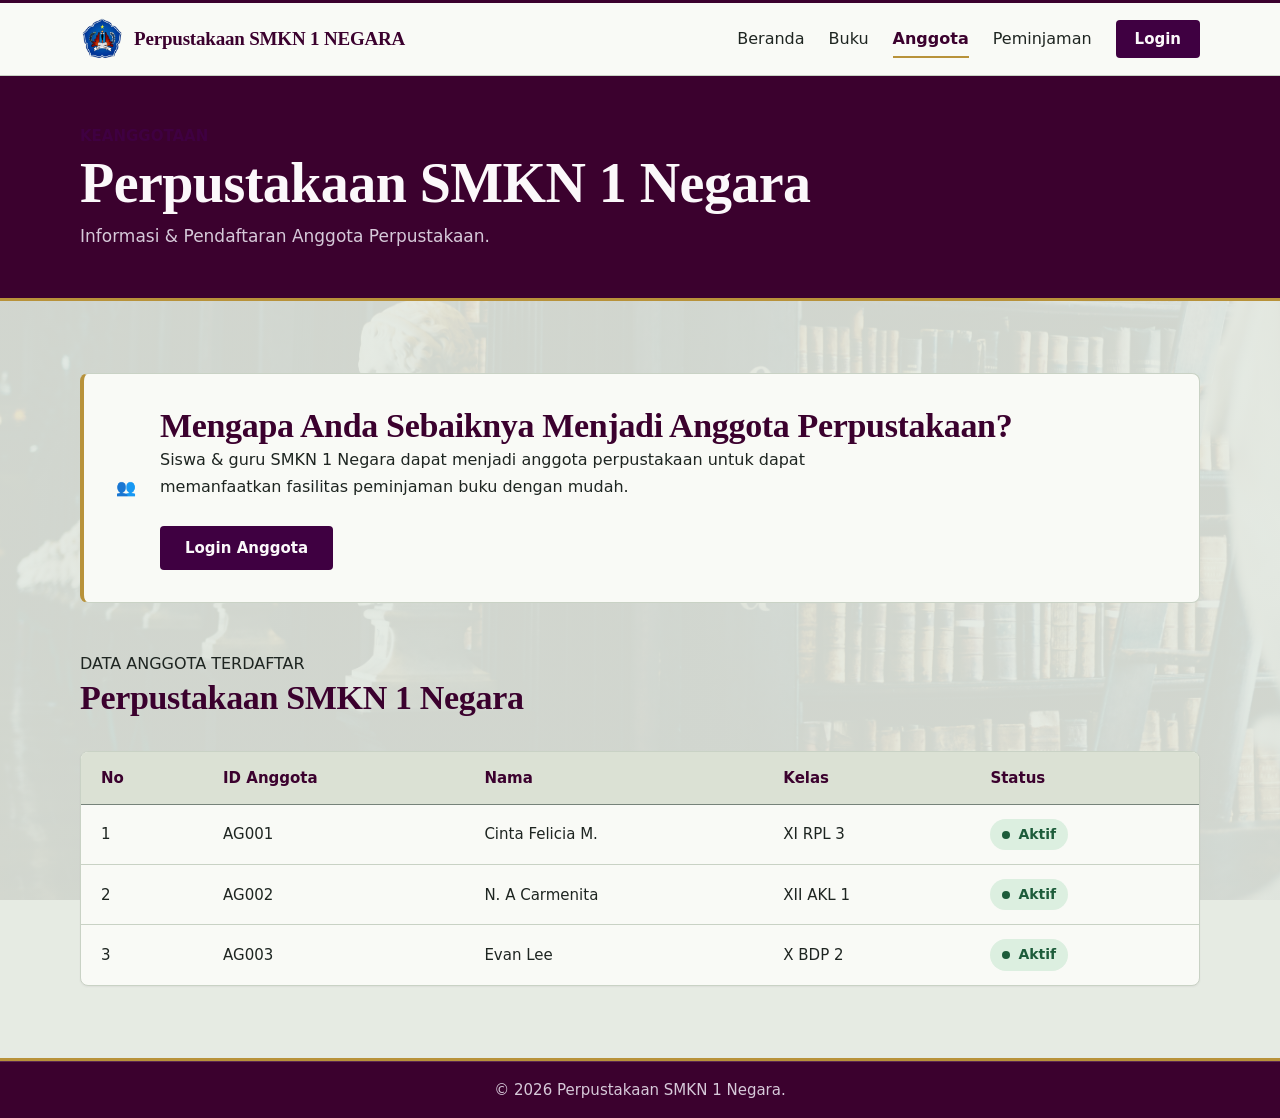
<file: anggota.html>
<!doctype html>
<html lang="id">
  <head>
    <meta charset="UTF-8" />

    <meta name="viewport" content="width=device-width, initial-scale=1.0" />

    <title>Anggota - Perpustakaan SMKN 1 Negara</title>

    <link rel="stylesheet" href="assets/css/style.css" />
  </head>

  <body>
    <header class="header">
      <div class="container navbar">
        <a href="index.html" class="logo">
          <img
            src="assets/images/smkna.png"
            alt=""
            class="logo-img"
            width="50"
            height="50"
          />
          <span>Perpustakaan SMKN 1 NEGARA</span>
        </a>

        <nav class="nav-menu">
          <a href="index.html">Beranda</a>

          <a href="buku.html"> Buku </a>

          <a href="anggota.html" class="active"> Anggota </a>

          <a href="peminjaman.html"> Peminjaman </a>

          <a href="login.html" class="btn btn-primary"> Login </a>
        </nav>
      </div>
    </header>

    <main>
      <section class="page-header">
        <div class="container">
          <span class="section-label"> KEANGGOTAAN </span>

          <h1>Perpustakaan SMKN 1 Negara</h1>

          <p>Informasi & Pendaftaran Anggota Perpustakaan.</p>
        </div>
      </section>

      <section class="section">
        <div class="container">
          <div class="info-card">
            <div class="info-icon">👥</div>

            <div>
              <h2>Mengapa Anda Sebaiknya Menjadi Anggota Perpustakaan?</h2>

              <p>
                Siswa & guru SMKN 1 Negara dapat menjadi anggota perpustakaan
                untuk dapat memanfaatkan fasilitas peminjaman buku dengan mudah.
              </p>
              <br />

              <a href="login.html" class="btn btn-primary"> Login Anggota </a>
            </div>
          </div>

          <div class="section-title">
            <span> DATA ANGGOTA TERDAFTAR </span>

            <h2>Perpustakaan SMKN 1 Negara</h2>
          </div>

          <div class="table-wrapper">
            <table>
              <thead>
                <tr>
                  <th>No</th>
                  <th>ID Anggota</th>
                  <th>Nama</th>
                  <th>Kelas</th>
                  <th>Status</th>
                </tr>
              </thead>

              <tbody>
                <tr>
                  <td>1</td>
                  <td>AG001</td>
                  <td>Cinta Felicia M.</td>
                  <td>XI RPL 3</td>
                  <td>
                    <span class="status-active"> Aktif </span>
                  </td>
                </tr>

                <tr>
                  <td>2</td>
                  <td>AG002</td>
                  <td>N. A Carmenita</td>
                  <td>XII AKL 1</td>
                  <td>
                    <span class="status-active"> Aktif </span>
                  </td>
                </tr>

                <tr>
                  <td>3</td>
                  <td>AG003</td>
                  <td>Evan Lee</td>
                  <td>X BDP 2</td>
                  <td>
                    <span class="status-active"> Aktif </span>
                  </td>
                </tr>
              </tbody>
            </table>
          </div>
        </div>
      </section>
    </main>

    <footer class="footer">
      <div class="footer-bottom">
        <p>© 2026 Perpustakaan SMKN 1 Negara.</p>
      </div>
    </footer>
  </body>
</html>
</file>
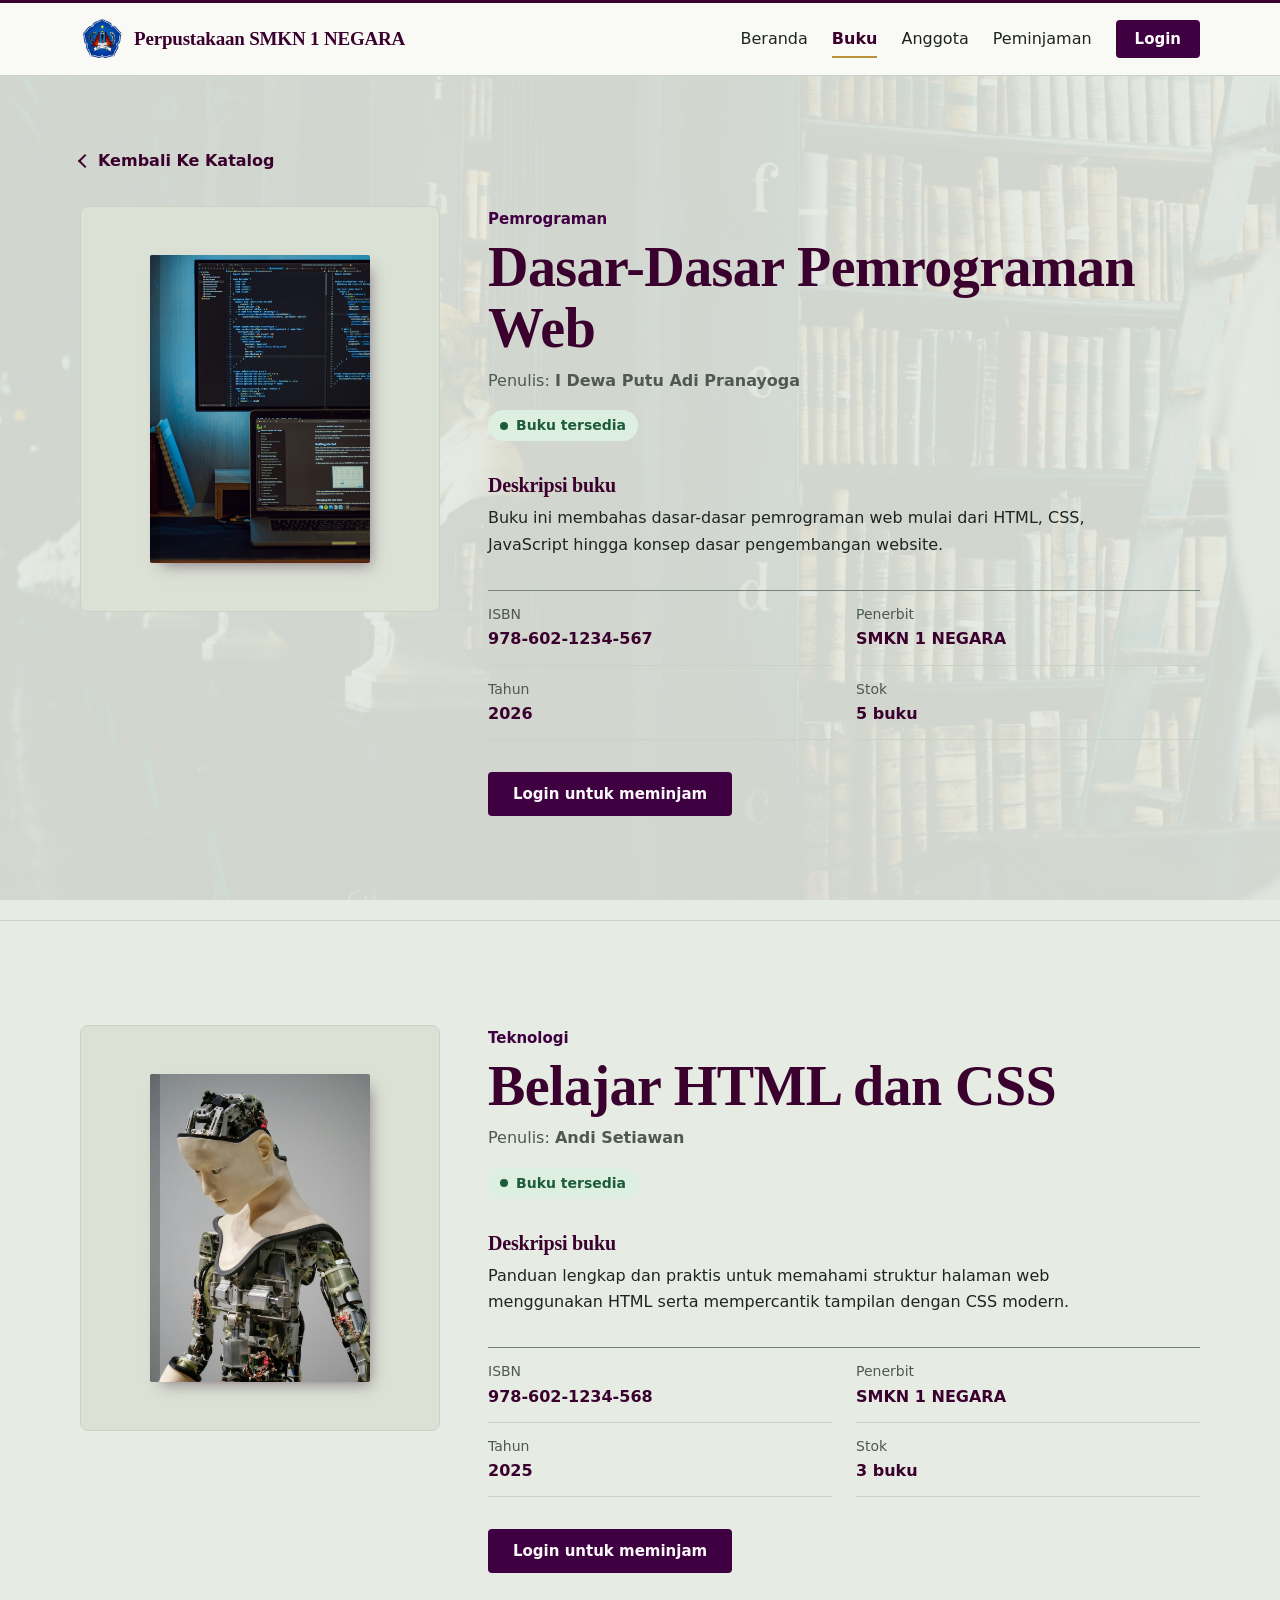
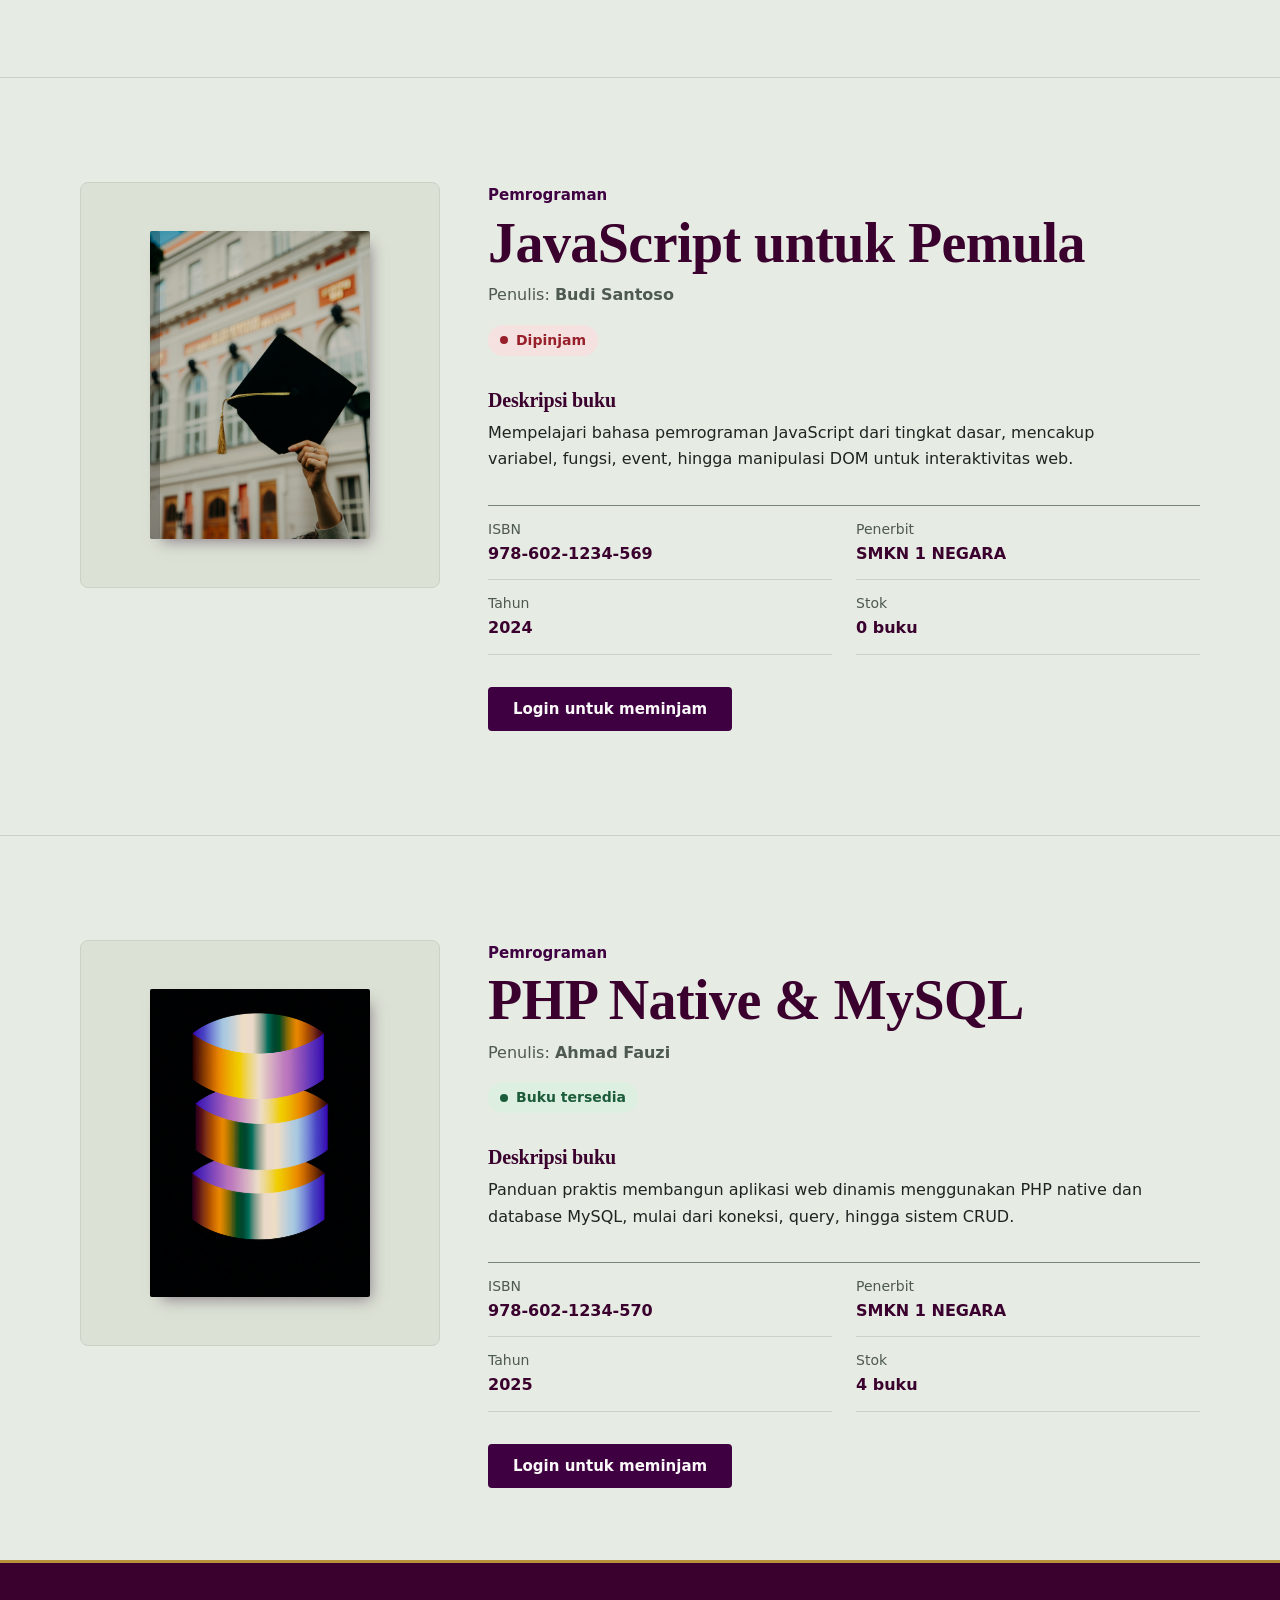
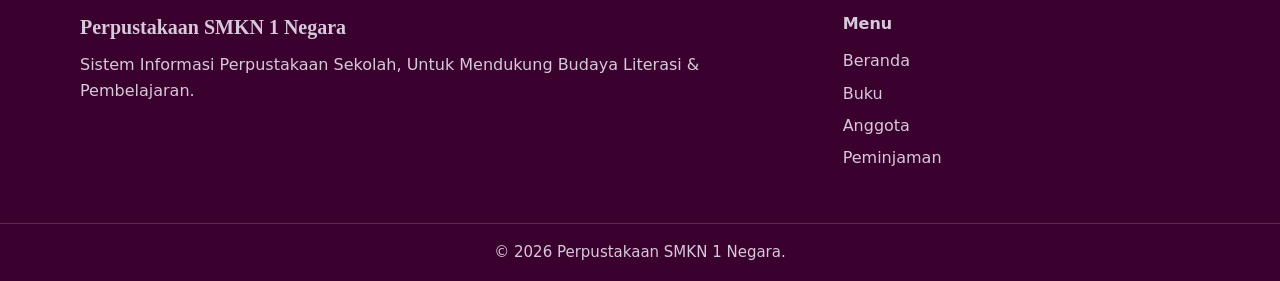
<file: detail-buku.html>
<!DOCTYPE html>
<html lang="id">
<head>
    <meta charset="UTF-8">
    <meta name="viewport" content="width=device-width, initial-scale=1.0">
    <title>Detail Buku - Perpustakaan SMKN 1 Negara</title>
    <link rel="stylesheet" href="assets/css/style.css">
</head>

<body>

<a class="skip-link" href="#konten">Lewati ke konten utama</a>

<!-- HEADER -->
<header class="header">
    <div class="container navbar">

        <a href="index.html" class="logo">
            <img src="assets/images/smkna.png" alt="" class="logo-img" width="50" height="50">
            <span>Perpustakaan SMKN 1 NEGARA</span>
        </a>

        <nav class="nav-menu" aria-label="Menu utama">
            <a href="index.html">Beranda</a>
            <a href="buku.html" aria-current="page">Buku</a>
            <a href="anggota.html">Anggota</a>
            <a href="peminjaman.html">Peminjaman</a>
            <a href="login.html" class="btn btn-primary">Login</a>
        </nav>

    </div>
</header>

<main id="konten">

    <!-- 1. BUKU: DASAR-DASAR PEMROGRAMAN WEB -->
    <section class="section" id="web">
        <div class="container">

            <a href="buku.html" class="back-link">Kembali Ke Katalog</a>

            <div class="detail-book">

                <!-- COVER -->
                <div class="large-book-cover">
                    <div class="book-art book-art-large cover-photo">
                        <img src="assets/images/web.jpg"
                             alt="Sampul buku Dasar-Dasar Pemrograman Web"
                             loading="lazy">
                    </div>
                </div>

                <!-- INFO -->
                <div class="detail-content">

                    <span class="book-category">Pemrograman</span>

                    <h1>Dasar-Dasar Pemrograman Web</h1>

                    <p class="detail-author">
                        Penulis: <strong>I Dewa Putu Adi Pranayoga</strong>
                    </p>

                    <p class="book-status available">Buku tersedia</p>

                    <div class="book-description">
                        <h2>Deskripsi buku</h2>
                        <p>
                            Buku ini membahas dasar-dasar pemrograman web mulai
                            dari HTML, CSS, JavaScript hingga konsep dasar
                            pengembangan website.
                        </p>
                    </div>

                    <dl class="book-meta">
                        <div>
                            <dt>ISBN</dt>
                            <dd>978-602-1234-567</dd>
                        </div>
                        <div>
                            <dt>Penerbit</dt>
                            <dd>SMKN 1 NEGARA</dd>
                        </div>
                        <div>
                            <dt>Tahun</dt>
                            <dd>2026</dd>
                        </div>
                        <div>
                            <dt>Stok</dt>
                            <dd>5 buku</dd>
                        </div>
                    </dl>

                    <a href="login.html" class="btn btn-primary">Login untuk meminjam</a>

                </div>

            </div>

        </div>
    </section>

    <hr style="border: 0; border-top: 1px solid var(--rule); margin: 2rem 0;">

    <!-- 2. BUKU: BELAJAR HTML DAN CSS -->
    <section class="section" id="html">
        <div class="container">

            <div class="detail-book">

                <!-- COVER -->
                <div class="large-book-cover">
                    <div class="book-art book-art-large cover-photo">
                        <img src="assets/images/tech.jpg"
                             alt="Sampul buku Belajar HTML dan CSS"
                             loading="lazy">
                    </div>
                </div>

                <!-- INFO -->
                <div class="detail-content">

                    <span class="book-category">Teknologi</span>

                    <h1>Belajar HTML dan CSS</h1>

                    <p class="detail-author">
                        Penulis: <strong>Andi Setiawan</strong>
                    </p>

                    <p class="book-status available">Buku tersedia</p>

                    <div class="book-description">
                        <h2>Deskripsi buku</h2>
                        <p>
                            Panduan lengkap dan praktis untuk memahami struktur
                            halaman web menggunakan HTML serta mempercantik tampilan
                            dengan CSS modern.
                        </p>
                    </div>

                    <dl class="book-meta">
                        <div>
                            <dt>ISBN</dt>
                            <dd>978-602-1234-568</dd>
                        </div>
                        <div>
                            <dt>Penerbit</dt>
                            <dd>SMKN 1 NEGARA</dd>
                        </div>
                        <div>
                            <dt>Tahun</dt>
                            <dd>2025</dd>
                        </div>
                        <div>
                            <dt>Stok</dt>
                            <dd>3 buku</dd>
                        </div>
                    </dl>

                    <a href="login.html" class="btn btn-primary">Login untuk meminjam</a>

                </div>

            </div>

        </div>
    </section>

    <hr style="border: 0; border-top: 1px solid var(--rule); margin: 2rem 0;">

    <!-- 3. BUKU: JAVASCRIPT UNTUK PEMULA -->
    <section class="section" id="js">
        <div class="container">

            <div class="detail-book">

                <!-- COVER -->
                <div class="large-book-cover">
                    <div class="book-art book-art-large cover-photo">
                        <img src="assets/images/edu.jpg"
                             alt="Sampul buku JavaScript untuk Pemula"
                             loading="lazy">
                    </div>
                </div>

                <!-- INFO -->
                <div class="detail-content">

                    <span class="book-category">Pemrograman</span>

                    <h1>JavaScript untuk Pemula</h1>

                    <p class="detail-author">
                        Penulis: <strong>Budi Santoso</strong>
                    </p>

                    <p class="book-status unavailable">Dipinjam</p>

                    <div class="book-description">
                        <h2>Deskripsi buku</h2>
                        <p>
                            Mempelajari bahasa pemrograman JavaScript dari tingkat dasar,
                            mencakup variabel, fungsi, event, hingga manipulasi DOM
                            untuk interaktivitas web.
                        </p>
                    </div>

                    <dl class="book-meta">
                        <div>
                            <dt>ISBN</dt>
                            <dd>978-602-1234-569</dd>
                        </div>
                        <div>
                            <dt>Penerbit</dt>
                            <dd>SMKN 1 NEGARA</dd>
                        </div>
                        <div>
                            <dt>Tahun</dt>
                            <dd>2024</dd>
                        </div>
                        <div>
                            <dt>Stok</dt>
                            <dd>0 buku</dd>
                        </div>
                    </dl>

                    <a href="login.html" class="btn btn-primary">Login untuk meminjam</a>

                </div>

            </div>

        </div>
    </section>

    <hr style="border: 0; border-top: 1px solid var(--rule); margin: 2rem 0;">

    <!-- 4. BUKU: PHP NATIVE DAN MYSQL -->
    <section class="section" id="php">
        <div class="container">

            <div class="detail-book">

                <!-- COVER -->
                <div class="large-book-cover">
                    <div class="book-art book-art-large cover-photo">
                        <img src="assets/images/db.jpg"
                             alt="Sampul buku PHP Native & MySQL"
                             loading="lazy">
                    </div>
                </div>

                <!-- INFO -->
                <div class="detail-content">

                    <span class="book-category">Pemrograman</span>

                    <h1>PHP Native & MySQL</h1>

                    <p class="detail-author">
                        Penulis: <strong>Ahmad Fauzi</strong>
                    </p>

                    <p class="book-status available">Buku tersedia</p>

                    <div class="book-description">
                        <h2>Deskripsi buku</h2>
                        <p>
                            Panduan praktis membangun aplikasi web dinamis menggunakan
                            PHP native dan database MySQL, mulai dari koneksi, query,
                            hingga sistem CRUD.
                        </p>
                    </div>

                    <dl class="book-meta">
                        <div>
                            <dt>ISBN</dt>
                            <dd>978-602-1234-570</dd>
                        </div>
                        <div>
                            <dt>Penerbit</dt>
                            <dd>SMKN 1 NEGARA</dd>
                        </div>
                        <div>
                            <dt>Tahun</dt>
                            <dd>2025</dd>
                        </div>
                        <div>
                            <dt>Stok</dt>
                            <dd>4 buku</dd>
                        </div>
                    </dl>

                    <a href="login.html" class="btn btn-primary">Login untuk meminjam</a>

                </div>

            </div>

        </div>
    </section>

</main>

<!-- FOOTER -->
<footer class="footer">
    <div class="container footer-content">

        <div>
            <p class="footer-title">Perpustakaan SMKN 1 Negara</p>
            <p>
                Sistem Informasi Perpustakaan Sekolah, Untuk Mendukung Budaya
                Literasi &amp; Pembelajaran.
            </p>
        </div>

        <nav aria-label="Menu footer">
            <p class="footer-heading">Menu</p>
            <a href="index.html">Beranda</a>
            <a href="buku.html">Buku</a>
            <a href="anggota.html">Anggota</a>
            <a href="peminjaman.html">Peminjaman</a>
        </nav>

    </div>

    <div class="footer-bottom">
        <p>&copy; 2026 Perpustakaan SMKN 1 Negara.</p>
    </div>
</footer>

</body>
</html>
</file>
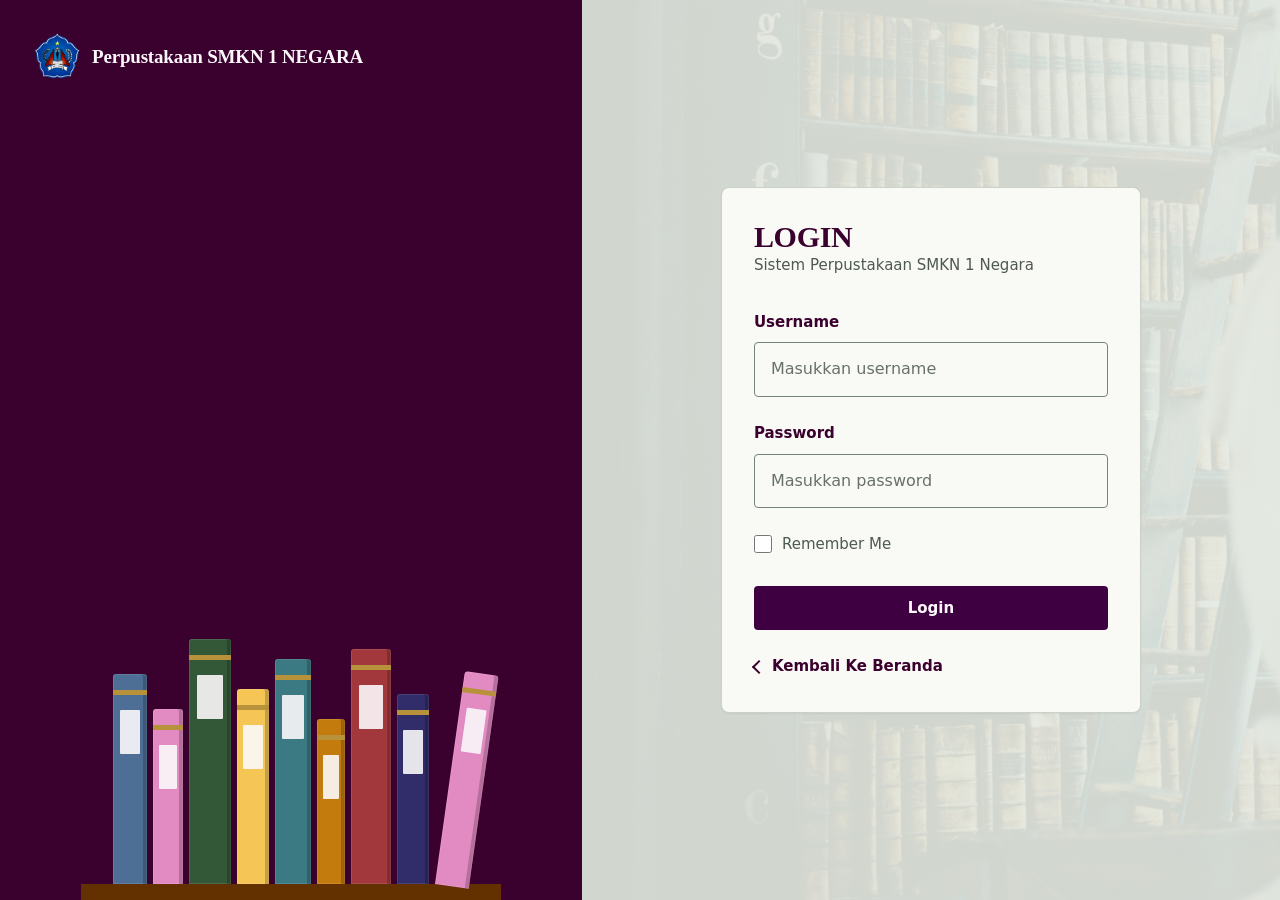
<file: login.html>
<!doctype html>
<html lang="id">
  <head>
    <meta charset="UTF-8" />
    <meta name="viewport" content="width=device-width, initial-scale=1.0" />
    <title>Login - Perpustakaan SMKN 1 Negara</title>
    <link rel="stylesheet" href="assets/css/style.css" />
  </head>

  <body class="login-page">
    <div class="login-aside">
      <a href="index.html" class="logo">
        <img
          src="assets/images/smkna.png"
          alt=""
          class="logo"
          width="50"
          height="50"
        />
        <span>Perpustakaan SMKN 1 NEGARA</span>
      </a>

      <div class="shelf" aria-hidden="true">
        <span class="spine"></span>
        <span class="spine"></span>
        <span class="spine"></span>
        <span class="spine"></span>
        <span class="spine"></span>
        <span class="spine"></span>
        <span class="spine"></span>
        <span class="spine"></span>
        <span class="spine"></span>
      </div>
    </div>

    <!-- LOGIN FORM -->
    <main class="login-container">
      <div class="login-card">
        <h1>LOGIN</h1>

        <p class="login-subtitle">Sistem Perpustakaan SMKN 1 Negara</p>

        <!-- TODO: change action to the login script when the backend is ready -->
        <form action="#" method="post">
          <div class="form-group">
            <label for="username">Username</label>
            <input
              type="text"
              id="username"
              name="username"
              placeholder="Masukkan username"
              autocomplete="username"
              required
            />
          </div>

          <div class="form-group">
            <label for="password">Password</label>
            <input
              type="password"
              id="password"
              name="password"
              placeholder="Masukkan password"
              autocomplete="current-password"
              required
            />
          </div>

          <div class="form-option">
            <label>
              <input type="checkbox" name="remember" />
              Remember Me
            </label>
          </div>

          <button type="submit" class="btn btn-primary btn-full">Login</button>
        </form>

        <div class="login-footer">
          <a href="index.html" class="back-link">Kembali Ke Beranda</a>
        </div>
      </div>
    </main>
  </body>
</html>
</file>
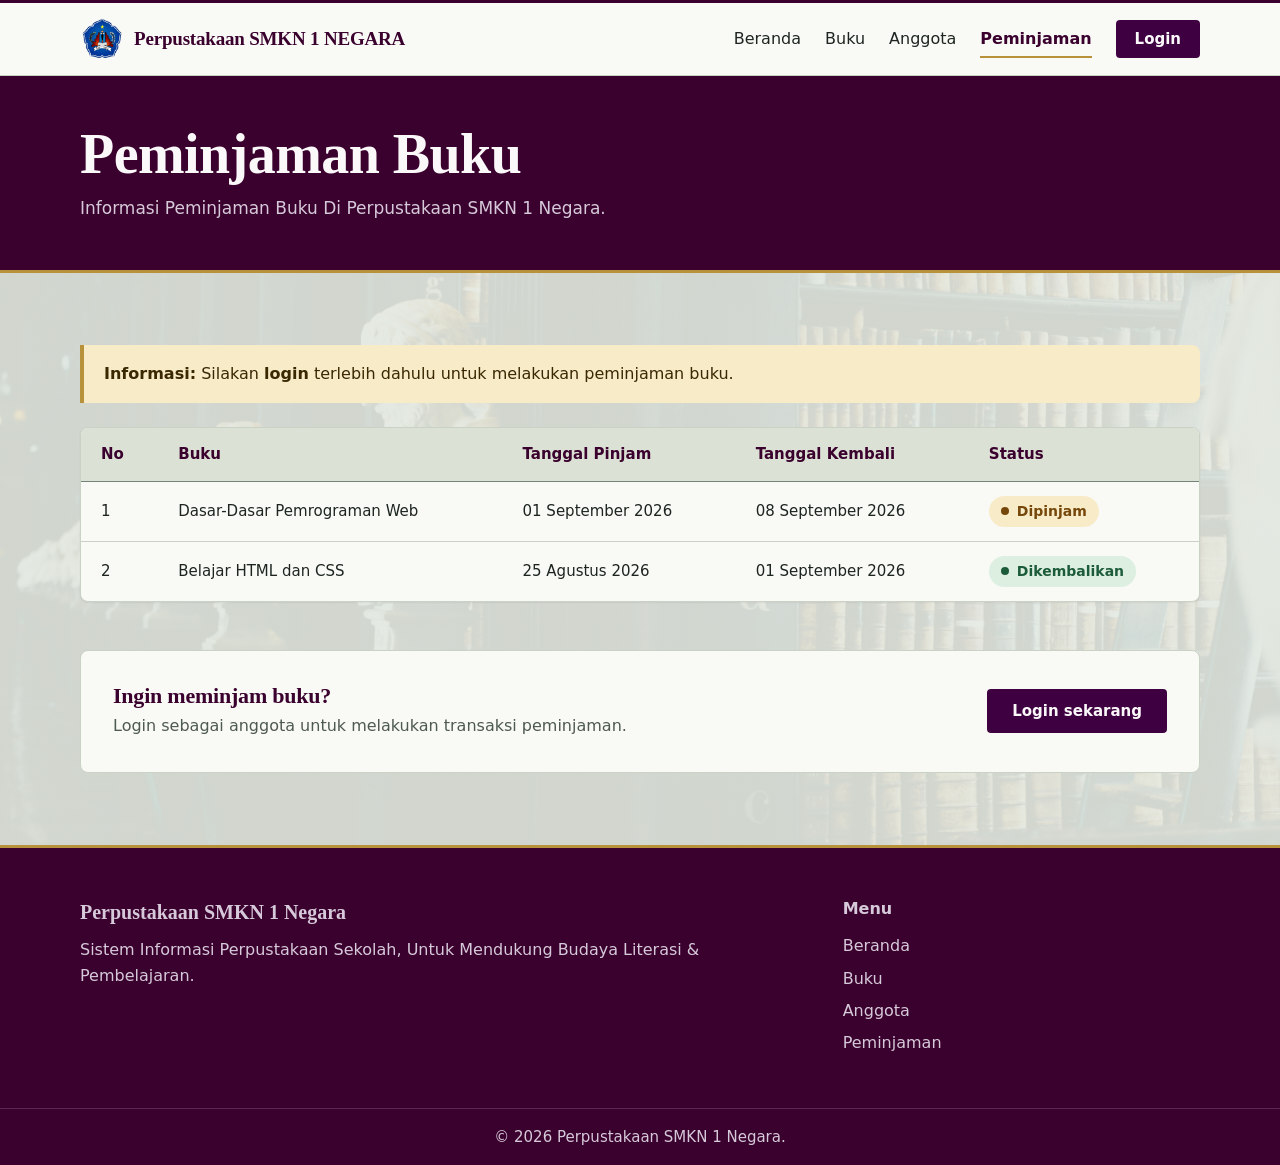
<file: peminjaman.html>
<!doctype html>
<html lang="id">
  <head>
    <meta charset="UTF-8" />
    <meta name="viewport" content="width=device-width, initial-scale=1.0" />
    <title>Peminjaman - Perpustakaan SMKN 1 Negara</title>
    <link rel="stylesheet" href="assets/css/style.css" />
  </head>

  <body>
    <a class="skip-link" href="#konten">Lewati ke konten utama</a>

    <!-- HEADER -->
    <header class="header">
      <div class="container navbar">
        <a href="index.html" class="logo">
          <img
            src="assets/images/smkna.png"
            alt=""
            class="logo-img"
            width="50"
            height="50"
          />
          <span>Perpustakaan SMKN 1 NEGARA</span>
        </a>

        <nav class="nav-menu" aria-label="Menu utama">
          <a href="index.html">Beranda</a>
          <a href="buku.html">Buku</a>
          <a href="anggota.html">Anggota</a>
          <a href="peminjaman.html" aria-current="page">Peminjaman</a>
          <a href="login.html" class="btn btn-primary">Login</a>
        </nav>
      </div>
    </header>

    <main id="konten">
      <section class="page-header">
        <div class="container">
          <h1>Peminjaman Buku</h1>
          <p>Informasi Peminjaman Buku Di Perpustakaan SMKN 1 Negara.</p>
        </div>
      </section>

      <section class="section">
        <div class="container">
          <div class="alert" role="note">
            <strong>Informasi:</strong>
            Silakan <strong><a href="login.html">login</a></strong> terlebih
            dahulu untuk melakukan peminjaman buku.
          </div>

          <!-- TABLE -->
          <div class="table-wrapper">
            <table class="table-stack">
              <caption class="visually-hidden">
                Riwayat peminjaman buku
              </caption>

              <thead>
                <tr>
                  <th scope="col">No</th>
                  <th scope="col">Buku</th>
                  <th scope="col">Tanggal Pinjam</th>
                  <th scope="col">Tanggal Kembali</th>
                  <th scope="col">Status</th>
                </tr>
              </thead>

              <tbody>
                <tr>
                  <td data-label="No">1</td>
                  <td data-label="Buku">Dasar-Dasar Pemrograman Web</td>
                  <td data-label="Tanggal pinjam">
                    <time datetime="2026-09-01">01 September 2026</time>
                  </td>
                  <td data-label="Jatuh tempo">
                    <time datetime="2026-09-08">08 September 2026</time>
                  </td>
                  <td data-label="Status">
                    <span class="status-borrowed">Dipinjam</span>
                  </td>
                </tr>

                <tr>
                  <td data-label="No">2</td>
                  <td data-label="Buku">Belajar HTML dan CSS</td>
                  <td data-label="Tanggal pinjam">
                    <time datetime="2026-08-25">25 Agustus 2026</time>
                  </td>
                  <td data-label="Jatuh tempo">
                    <time datetime="2026-09-01">01 September 2026</time>
                  </td>
                  <td data-label="Status">
                    <span class="status-returned">Dikembalikan</span>
                  </td>
                </tr>
              </tbody>
            </table>
          </div>

          <!-- LOGIN PROMPT -->
          <div class="login-prompt">
            <div>
              <h2>Ingin meminjam buku?</h2>
              <p>Login sebagai anggota untuk melakukan transaksi peminjaman.</p>
            </div>
            <a href="login.html" class="btn btn-primary">Login sekarang</a>
          </div>
        </div>
      </section>
    </main>

    <!-- FOOTER -->
    <footer class="footer">
      <div class="container footer-content">
        <div>
          <p class="footer-title">Perpustakaan SMKN 1 Negara</p>
          <p>
            Sistem Informasi Perpustakaan Sekolah, Untuk Mendukung Budaya
            Literasi & Pembelajaran.
          </p>
        </div>

        <nav aria-label="Menu footer">
          <p class="footer-heading">Menu</p>
          <a href="index.html">Beranda</a>
          <a href="buku.html">Buku</a>
          <a href="anggota.html">Anggota</a>
          <a href="peminjaman.html">Peminjaman</a>
        </nav>
      </div>

      <div class="footer-bottom">
        <p>© 2026 Perpustakaan SMKN 1 Negara.</p>
      </div>
    </footer>
  </body>
</html>
</file>
<file: assets/css/style.css>
:root {
  /* Warna merek */
  --manggis: #3b012e; /* ungu tua: hero, header halaman, footer, judul */
  --manggis-light: #592747;
  --plum: #3f0041; /* tombol utama, tautan */
  --plum-dark: #4b1f3c; /* hover tombol utama */
  --brass: #b8923a; /* garis dan hiasan (bukan untuk teks di latar terang) */
  --brass-light: #e8d49a; /* teks dan garis di latar gelap */

  /* Warna sampul buku */
  --book-steel: #4d6f96;
  --book-oxblood: #e28ac2;
  --book-forest: #335838;
  --book-mustard: #f5c556;
  --book-plum: #3c7a83;
  --book-teal: #c47b0d;
  --book-brick: #a3383c;
  --book-slate: #312d6a;
  --shelf-wood: #633100;

  /* Permukaan dan garis */
  --page: #e6ebe3; /* latar halaman (batu paras) */
  --surface: #f9faf6; /* kartu, header, tabel */
  --surface-sunken: #dbe1d4; /* di belakang sampul, kepala tabel */
  --surface-hover: #f1f4ee; /* baris tabel saat disorot */
  --rule: #c9d2c5; /* garis biasa */
  --rule-strong: #76837a; /* garis kolom isian dan chip */

  /* Teks */
  --ink: #1e2521; /* teks utama, kontras 14,9 : 1 di atas kartu */
  --ink-soft: #4e5951; /* teks pendukung, kontras minimal 5,3 : 1 */
  --on-dark: #fbf8fa; /* teks di atas ungu tua */
  --on-dark-soft: #d6c9d9; /* teks pendukung di atas ungu tua */
  --placeholder: #677167;

  /* Status (pasangan teks + latar) */
  --ok: #1d5c3a;
  --ok-bg: #dcefe0;
  --bad: #98202a;
  --bad-bg: #f6e1e1;
  --warn: #75470a;
  --warn-bg: #f8ebc8;

  /* Lapisan penutup gambar latar. Naikkan angka terakhir (0.90) agar gambar
       makin pudar, turunkan agar gambar makin terlihat. Jangan di bawah 0.88:
       di bawah itu teks abu bisa kurang jelas bila gambarnya gelap. */
  --veil: rgba(230, 235, 227, 0.9);

  /* Huruf (huruf cadangan dipakai bila font Google belum dimuat) */
  --font-body:
    "Atkinson Hyperlegible", "Plus Jakarta Sans", system-ui, -apple-system,
    "Segoe UI", Roboto, Arial, sans-serif;
  --font-heading: "Literata", "Bitter", Georgia, "Times New Roman", serif;

  /* Skala jarak */
  --space-1: 4px;
  --space-2: 8px;
  --space-3: 12px;
  --space-4: 16px;
  --space-5: 24px;
  --space-6: 32px;
  --space-7: 48px;
  --space-8: 72px;

  /* Sudut: sengaja berbeda tiap tingkat */
  --radius-sm: 2px; /* sampul buku */
  --radius-ctl: 4px; /* tombol dan kolom isian */
  --radius-md: 8px; /* kartu, tabel, panel */
  --radius-pill: 999px; /* chip dan status */

  /* Bayangan (diberi warna ungu agar menyatu dengan palet) */
  --shadow-card: 0 1px 2px rgba(60, 27, 61, 0.06);
  --shadow-raised: 0 14px 28px -16px rgba(60, 27, 61, 0.45);

  /* Gerak */
  --speed: 160ms;
  --ease: cubic-bezier(0.2, 0.7, 0.2, 1);

  /* Tata letak */
  --container-width: 1120px;
  --header-height: 72px;
}

/* ==========================================================================
   2. RESET & DASAR
   ========================================================================== */
* {
  margin: 0;
  padding: 0;
  box-sizing: border-box;
}

html {
  scroll-behavior: smooth;
  scroll-padding-top: var(
    --header-height
  ); /* tautan #web, #html, dst. tidak tertutup header */
  -webkit-text-size-adjust: 100%;
}

body {
  min-height: 100vh;
  display: flex; /* footer tetap di bawah pada halaman pendek */
  flex-direction: column;
  font-family: var(--font-body);
  font-size: 1rem;
  line-height: 1.65;
  color: var(--ink);

  /* Gambar latar */
  background-color: var(--page);
  background-image:
    linear-gradient(var(--veil), var(--veil)), url("../images/bg1.jpg");
  background-repeat: no-repeat;
  background-attachment: fixed;
  background-size: cover;

  -webkit-font-smoothing: antialiased;
  text-rendering: optimizeLegibility;
}

main {
  flex: 1;
}

a {
  color: inherit;
  text-decoration: none;
}

img {
  max-width: 100%;
  display: block;
}

button,
input {
  font: inherit;
  color: inherit;
}

button {
  cursor: pointer;
}

/* Memastikan atribut hidden dari JS selalu menang, bahkan atas elemen yang
   punya display sendiri (misalnya .book-card). */
[hidden] {
  display: none !important;
}

::selection {
  background-color: var(--brass-light);
  color: var(--manggis);
}

/* Satu cincin fokus untuk seluruh situs (pengguna keyboard) */
:focus-visible {
  outline: 3px solid var(--plum);
  outline-offset: 3px;
}

/* Di latar gelap, cincin fokus memakai warna terang */
.hero :focus-visible,
.footer :focus-visible,
.page-header :focus-visible,
.login-aside :focus-visible {
  outline-color: var(--brass-light);
}

/* ==========================================================================
   3. TATA LETAK & UTILITAS
   ========================================================================== */
.container {
  width: min(100% - var(--space-5) * 2, var(--container-width));
  margin-inline: auto;
}

.section {
  padding-block: var(--space-8);
}

/* Pita terang di antara dua section berlatar halaman */
.section-gray {
  background-color: var(--surface);
  border-block: 1px solid var(--rule);
}

/* Tidak terlihat di layar, tetap dibaca pembaca layar */
.visually-hidden {
  position: absolute;
  width: 1px;
  height: 1px;
  margin: -1px;
  overflow: hidden;
  clip: rect(0 0 0 0);
  white-space: nowrap;
  border: 0;
}

/* Tautan "lompat ke konten", muncul saat menekan Tab */
.skip-link {
  position: absolute;
  top: -100px;
  left: var(--space-4);
  z-index: 200;
  padding: 10px var(--space-4);
  border-radius: var(--radius-ctl);
  background-color: var(--manggis);
  color: var(--on-dark);
  font-weight: 700;
}

.skip-link:focus {
  top: var(--space-3);
}

/* ==========================================================================
   4. TIPOGRAFI
   ========================================================================== */
h1,
h2,
h3,
h4 {
  font-family: var(--font-heading);
  font-weight: 600;
  line-height: 1.2;
  letter-spacing: -0.01em;
  color: var(--manggis);
}

h1 {
  font-size: clamp(2.125rem, 4.6vw, 3.5rem);
  line-height: 1.1;
}
h2 {
  font-size: clamp(1.5rem, 3vw, 2.125rem);
}
h3 {
  font-size: 1.25rem;
}

p {
  max-width: 65ch; /* panjang baris yang nyaman dibaca */
}

.section-title {
  max-width: 640px;
  margin-bottom: var(--space-6);
}

.section-title h2 {
  margin-bottom: var(--space-2);
}

.section-title p {
  color: var(--ink-soft);
}

/* Label kecil di atas judul (opsional) */
.section-label {
  display: block;
  margin-bottom: var(--space-1);
  font-size: 0.9375rem;
  font-weight: 700;
  color: var(--plum);
}

.section-header {
  display: flex;
  justify-content: space-between;
  align-items: baseline;
  gap: var(--space-4);
  margin-bottom: var(--space-6);
}

.link-more {
  color: var(--plum);
  font-weight: 700;
  text-decoration: underline;
  text-decoration-thickness: 2px;
  text-decoration-color: var(--brass);
  text-underline-offset: 6px;
  transition: color var(--speed) var(--ease);
}

.link-more:hover {
  color: var(--manggis);
}

/* ==========================================================================
   5. TOMBOL
   Pemakaian: <a class="btn btn-primary">   <button class="btn btn-outline">
   ========================================================================== */
.btn {
  display: inline-flex;
  align-items: center;
  justify-content: center;
  gap: var(--space-2);
  padding: 12px 24px;
  border: 1.5px solid transparent;
  border-radius: var(--radius-ctl);
  font-size: 0.9375rem;
  font-weight: 700;
  line-height: 1.2;
  text-align: center;
  transition:
    background-color var(--speed) var(--ease),
    border-color var(--speed) var(--ease),
    color var(--speed) var(--ease),
    transform var(--speed) var(--ease);
}

/* Aksi utama */
.btn-primary {
  background-color: var(--plum);
  color: var(--on-dark);
}

.btn-primary:hover {
  background-color: var(--plum-dark);
}

.btn-primary:active {
  transform: translateY(1px);
}

/* Aksi kedua */
.btn-outline {
  border-color: var(--manggis);
  background-color: transparent;
  color: var(--manggis);
}

.btn-outline:hover {
  background-color: var(--manggis);
  color: var(--on-dark);
}

.btn-outline:active {
  transform: translateY(1px);
}

.btn-small {
  padding: 8px 16px;
  font-size: 0.875rem;
}

.btn-full {
  width: 100%;
}

.btn[disabled],
.btn[aria-disabled="true"] {
  opacity: 0.55;
  cursor: not-allowed;
  transform: none;
}

/* Tombol di atas latar ungu tua: warna dibalik agar tetap jelas */
.hero .btn-primary,
.page-header .btn-primary,
.login-aside .btn-primary,
.footer .btn-primary {
  background-color: var(--brass-light);
  color: var(--manggis);
}

.hero .btn-primary:hover,
.page-header .btn-primary:hover,
.login-aside .btn-primary:hover,
.footer .btn-primary:hover {
  background-color: var(--on-dark);
}

.hero .btn-outline,
.page-header .btn-outline,
.login-aside .btn-outline,
.footer .btn-outline {
  border-color: var(--brass-light);
  color: var(--on-dark);
}

.hero .btn-outline:hover,
.page-header .btn-outline:hover,
.login-aside .btn-outline:hover,
.footer .btn-outline:hover {
  background-color: var(--on-dark);
  border-color: var(--on-dark);
  color: var(--manggis);
}

/* ==========================================================================
   6. FORMULIR
   ========================================================================== */

/* --- Kolom teks (pencarian katalog dan login memakai gaya yang sama) --- */
.search-box input,
.form-group input {
  width: 100%;
  padding: 13px var(--space-4);
  border: 1.5px solid var(--rule-strong);
  border-radius: var(--radius-ctl);
  background-color: var(--surface);
  color: var(--ink);
  transition:
    border-color var(--speed) var(--ease),
    box-shadow var(--speed) var(--ease);
}

.search-box input::placeholder,
.form-group input::placeholder {
  color: var(--placeholder);
  opacity: 1;
}

.search-box input:hover,
.form-group input:hover {
  border-color: var(--manggis);
}

.search-box input:focus,
.form-group input:focus {
  outline: none;
  border-color: var(--plum);
  box-shadow: 0 0 0 3px rgba(107, 47, 108, 0.25);
}

/* Muncul hanya setelah pengguna mengisi dengan salah */
.form-group input:user-invalid {
  border-color: var(--bad);
  background-color: var(--bad-bg);
}

/* --- Pencarian katalog --- */
.search-box {
  display: flex;
  gap: var(--space-3);
  margin-bottom: var(--space-5);
}

.search-box input {
  flex: 1;
  min-width: 0;
}

/* --- Chip filter kategori --- */
.filter-box {
  display: flex;
  flex-wrap: wrap;
  gap: var(--space-2);
  margin-bottom: var(--space-5);
}

.filter {
  padding: 8px 18px;
  border: 1.5px solid var(--rule-strong);
  border-radius: var(--radius-pill);
  background-color: var(--surface);
  font-size: 0.9375rem;
  font-weight: 700;
  color: var(--ink);
  transition:
    background-color var(--speed) var(--ease),
    border-color var(--speed) var(--ease),
    color var(--speed) var(--ease);
}

.filter:hover {
  border-color: var(--manggis);
  background-color: var(--surface-hover);
}

.filter[aria-pressed="true"],
.filter.active {
  border-color: var(--manggis);
  background-color: var(--manggis);
  color: var(--on-dark);
}

/* Kotak filter dibuat oleh JavaScript; tanpa JS ia kosong dan tidak memakan tempat */
.filter-box:empty {
  display: none;
}

.filter-sep {
  align-self: stretch;
  width: 1px;
  margin-inline: var(--space-2);
  background-color: var(--rule-strong);
}

/* --- Jumlah hasil dan pesan kosong --- */
.result-count {
  margin-bottom: var(--space-5);
  font-size: 0.9375rem;
  color: var(--ink-soft);
}

.empty-state {
  max-width: none;
  padding: var(--space-7) var(--space-5);
  border: 1.5px dashed var(--rule-strong);
  border-radius: var(--radius-md);
  background-color: var(--surface);
  text-align: center;
  color: var(--ink-soft);
}

.empty-state p {
  margin: 0 auto var(--space-4);
}

/* --- Kolom isian login --- */
.form-group {
  margin-bottom: var(--space-5);
}

.form-group label {
  display: block;
  margin-bottom: var(--space-2);
  font-size: 0.9375rem;
  font-weight: 700;
  color: var(--manggis);
}

.form-option {
  margin-bottom: var(--space-5);
}

.form-option label {
  display: inline-flex;
  align-items: center;
  gap: 10px;
  font-size: 0.9375rem;
  color: var(--ink-soft);
  cursor: pointer;
}

.form-option input {
  width: 18px;
  height: 18px;
  accent-color: var(--plum);
}

/* ==========================================================================
   7. STATUS & LENCANA
   Satu bentuk bersama (dengan titik berwarna), tiga varian warna.
   ========================================================================== */
.book-status,
.status-active,
.status-returned,
.status-borrowed {
  display: inline-flex;
  align-items: center;
  gap: var(--space-2);
  padding: 4px var(--space-3);
  border-radius: var(--radius-pill);
  font-size: 0.875rem;
  font-weight: 700;
  white-space: nowrap;
}

.book-status::before,
.status-active::before,
.status-returned::before,
.status-borrowed::before {
  content: "";
  width: 8px;
  height: 8px;
  border-radius: 50%;
  background-color: currentColor;
}

/* Hijau: buku ada di rak / pinjaman selesai */
.available,
.status-active,
.status-returned {
  background-color: var(--ok-bg);
  color: var(--ok);
}

/* Merah: buku tidak tersedia */
.unavailable {
  background-color: var(--bad-bg);
  color: var(--bad);
}

/* Kuning tua: sedang dipinjam */
.status-borrowed {
  background-color: var(--warn-bg);
  color: var(--warn);
}

/* Tag kecil umum (misalnya peran anggota) */
.badge {
  display: inline-block;
  padding: 4px var(--space-3);
  border: 1px solid var(--brass);
  border-radius: var(--radius-pill);
  background-color: #f3e6be;
  font-size: 0.875rem;
  font-weight: 700;
  color: var(--manggis);
}

/* ==========================================================================
   8. HEADER & NAVIGASI
   ========================================================================== */
.header {
  position: sticky;
  top: 0;
  z-index: 100;
  background-color: var(--surface);
  border-top: 3px solid var(--manggis);
  border-bottom: 1px solid var(--rule);
}

.navbar {
  min-height: var(--header-height);
  display: flex;
  align-items: center;
  justify-content: space-between;
  gap: var(--space-5);
}

.logo {
  display: inline-flex;
  align-items: center;
  gap: 10px;
  font-family: var(--font-heading);
  font-size: 1.1875rem;
  font-weight: 600;
  line-height: 1.2;
  letter-spacing: -0.01em;
  color: var(--manggis);
}

.logo-mark {
  font-size: 1.5rem;
  line-height: 1;
}

/* Logo sekolah (gambar) menggantikan emoji .logo-mark */
.logo-img {
  flex: none;
  width: 44px;
  height: 44px;
  object-fit: contain;
}

/* Di panel ungu tua pada halaman login, JPG (tidak transparan) diberi
   alas terang agar tidak terlihat seperti kotak putih yang tersasar */
.login-aside .logo-img {
  padding: 3px;
  border-radius: var(--radius-ctl);
  background-color: var(--surface);
}

.nav-menu {
  display: flex;
  align-items: center;
  gap: var(--space-5);
}

/* Hanya tautan teks. Tombol Login adalah .btn dan memakai warnanya sendiri. */
.nav-menu a:not(.btn) {
  position: relative;
  padding-block: 6px;
  font-size: 1rem;
  color: var(--ink);
  transition: color var(--speed) var(--ease);
}

/* Garis bawah yang tumbuh dari kiri saat disorot / halaman aktif */
.nav-menu a:not(.btn)::after {
  content: "";
  position: absolute;
  left: 0;
  right: 0;
  bottom: 0;
  height: 2px;
  background-color: var(--brass);
  transform: scaleX(0);
  transform-origin: left;
  transition: transform var(--speed) var(--ease);
}

.nav-menu a:not(.btn):is(:hover, .active, [aria-current="page"]) {
  color: var(--manggis);
}

.nav-menu a:not(.btn):is(.active, [aria-current="page"]) {
  font-weight: 700;
}

.nav-menu a:not(.btn):is(:hover, .active, [aria-current="page"])::after {
  transform: scaleX(1);
}

.nav-menu .btn {
  padding: 9px 18px;
}

/* ==========================================================================
   9. DEKORASI RAK BUKU
   Deretan punggung buku yang digambar dengan CSS. Markup (dekoratif):

     <div class="shelf" aria-hidden="true"> <span class="spine"></span> x9 </div>

   Warna dan ukuran tiap punggung diatur lewat :nth-child di bawah (--c, --w, --h).
   ========================================================================== */
.shelf {
  display: flex;
  align-items: flex-end;
  justify-content: center;
  gap: 6px;
  padding-inline: var(--space-4);
  border-bottom: 16px solid var(--shelf-wood); /* papan rak */
}

.spine {
  position: relative;
  flex: 0 1 var(--w, 36px);
  height: var(--h, 200px);
  background-color: var(--c, var(--book-steel));
  border-radius: 3px 3px 0 0;
  box-shadow:
    inset -4px 0 0 rgba(0, 0, 0, 0.2),
    inset 0 0 0 1px rgba(255, 255, 255, 0.1);
  animation: spine-rise 600ms var(--ease) both;
}

/* pita emas di dekat atas punggung */
.spine::before {
  content: "";
  position: absolute;
  top: 16px;
  left: 0;
  right: 0;
  height: 5px;
  background-color: var(--brass);
}

/* label kertas untuk judul */
.spine::after {
  content: "";
  position: absolute;
  top: 36px;
  left: 20%;
  right: 20%;
  height: 44px;
  border-radius: 1px;
  background-color: rgba(251, 248, 250, 0.9);
}

.spine:nth-child(1) {
  --c: var(--book-steel);
  --w: 34px;
  --h: 210px;
  animation-delay: 0ms;
}
.spine:nth-child(2) {
  --c: var(--book-oxblood);
  --w: 30px;
  --h: 175px;
  animation-delay: 60ms;
}
.spine:nth-child(3) {
  --c: var(--book-forest);
  --w: 42px;
  --h: 245px;
  animation-delay: 120ms;
}
.spine:nth-child(4) {
  --c: var(--book-mustard);
  --w: 32px;
  --h: 195px;
  animation-delay: 180ms;
}
.spine:nth-child(5) {
  --c: var(--book-plum);
  --w: 36px;
  --h: 225px;
  animation-delay: 240ms;
}
.spine:nth-child(6) {
  --c: var(--book-teal);
  --w: 28px;
  --h: 165px;
  animation-delay: 300ms;
}
.spine:nth-child(7) {
  --c: var(--book-brick);
  --w: 40px;
  --h: 235px;
  animation-delay: 360ms;
}
.spine:nth-child(8) {
  --c: var(--book-slate);
  --w: 32px;
  --h: 190px;
  animation-delay: 420ms;
}

/* Buku terakhir bersandar pada tetangganya */
.spine:nth-child(9) {
  --c: var(--book-oxblood);
  --w: 34px;
  --h: 215px;
  animation-delay: 480ms;
  rotate: 8deg;
  transform-origin: bottom left;
}

@keyframes spine-rise {
  from {
    opacity: 0;
    transform: translateY(40px);
  }
  to {
    opacity: 1;
    transform: translateY(0);
  }
}

/* Punggung buku yang bisa diklik (<a class="spine">) dengan judul vertikal.
   Buku "ditarik" dari rak saat disorot atau difokus. Memakai properti
   translate (bukan transform) karena transform dipegang animasi spine-rise.
   Warna tulisan putih dan sudah diuji terbaca di empat warna punggung yang
   dipakai. Untuk punggung berwarna terang (mustard, merah muda) tambahkan
   kelas .spine-light agar tulisannya gelap. */
a.spine {
  --spine-ink: var(--on-dark);
  cursor: pointer;
  transition: translate var(--speed) var(--ease);
}

a.spine::after {
  display: none; /* label kertas kosong tidak dipakai */
}

a.spine:hover,
a.spine:focus-visible {
  translate: 0 -14px;
}

.spine-light {
  --spine-ink: var(--manggis);
}

.spine-title {
  position: absolute;
  top: 34px;
  bottom: 12px;
  left: 50%;
  translate: -50% 0;
  overflow: hidden;
  writing-mode: vertical-rl; /* judul dibaca dari atas ke bawah */
  white-space: nowrap;
  text-overflow: ellipsis;
  font-size: 0.8125rem;
  font-weight: 700;
  line-height: 1.2;
  color: var(--spine-ink);
}

/* ==========================================================================
   10. HERO (beranda)
   Rak buku berada di tepi bawah hero, jadi hero tidak punya padding bawah.
   Kolom teks menambah jaraknya sendiri.
   ========================================================================== */
.hero {
  padding-top: var(--space-8);
  padding-bottom: 0;
  background-color: var(--manggis);
  color: var(--on-dark);
}

.hero-content {
  display: grid;
  grid-template-columns: minmax(0, 1.15fr) minmax(0, 420px);
  gap: var(--space-7);
  align-items: end;
}

.hero-text {
  padding-bottom: var(--space-8);
}

.hero h1,
.hero h2,
.hero h3 {
  color: var(--on-dark);
}

.hero h1 {
  margin-bottom: var(--space-4);
}

.hero-text p {
  font-size: 1.125rem;
  color: var(--on-dark-soft);
}

.hero .section-label {
  color: var(--brass-light);
}

.hero-buttons {
  display: flex;
  flex-wrap: wrap;
  gap: var(--space-3);
  margin-top: var(--space-6);
}

.hero-buttons .btn {
  padding: 14px 26px;
}

/* Status buka / tutup (diisi JavaScript, tersembunyi bila JS mati).
   Tulisannya yang menyampaikan status; titik hanya pendamping. */
.hero-text .open-status {
  display: inline-flex;
  align-items: center;
  gap: var(--space-2);
  margin-top: var(--space-3);
  padding: 6px 16px 6px 12px;
  border: 1px solid rgba(251, 248, 250, 0.3);
  border-radius: var(--radius-pill);
  font-size: 0.9375rem;
  font-weight: 700;
  color: var(--on-dark);
}

.open-dot {
  flex: none;
  width: 10px;
  height: 10px;
  border-radius: 50%;
  background-color: var(--dot, var(--on-dark-soft));
}

.open-status[data-state="open"] {
  --dot: #8be0ac;
}
.open-status[data-state="soon"] {
  --dot: var(--brass-light);
}
.open-status[data-state="closed"] {
  --dot: #f2a7a7;
}

.hero-text .hero-desc {
  margin-top: var(--space-4);
}

.shelf-hint {
  margin-bottom: var(--space-3);
  font-size: 0.9375rem;
  text-align: center;
  color: var(--on-dark-soft);
}

/* ==========================================================================
   11. STATISTIK
   Empat sel dipisah garis 1px. Garisnya adalah latar grid yang terlihat
   lewat celah antar sel, jadi berlaku untuk jumlah kolom berapa pun.
   ========================================================================== */
.stats-grid {
  display: grid;
  grid-template-columns: repeat(4, 1fr);
  gap: 1px;
  overflow: hidden;
  border: 1px solid var(--rule);
  border-radius: var(--radius-md);
  background-color: var(--rule);
}

.stat-card {
  padding: var(--space-6) var(--space-5);
  background-color: var(--surface);
}

.stat-value {
  font-family: var(--font-heading);
  font-size: 2.375rem;
  font-weight: 600;
  line-height: 1.1;
  letter-spacing: -0.02em;
  color: var(--manggis);
  font-variant-numeric: tabular-nums;
}

.stat-label {
  margin-top: var(--space-1);
  font-size: 0.9375rem;
  color: var(--ink-soft);
}

/* ==========================================================================
   12. KARTU BUKU
   Struktur:
     .book-card
       .book-cover            area tampil berwarna lembut
         .book-art .cover-*   bukunya (+ emoji di <span>)
       .book-info             teks + tombol
   ========================================================================== */
.book-grid {
  display: grid;
  grid-template-columns: repeat(auto-fit, minmax(250px, 1fr));
  gap: var(--space-5);
}

.book-card {
  display: flex;
  flex-direction: column;
  overflow: hidden;
  border: 1px solid var(--rule);
  border-radius: var(--radius-md);
  background-color: var(--surface);
  box-shadow: var(--shadow-card);
  transition:
    border-color var(--speed) var(--ease),
    box-shadow var(--speed) var(--ease);
}

.book-card:hover,
.book-card:focus-within {
  border-color: var(--plum);
  box-shadow: var(--shadow-raised);
}

.book-cover {
  display: grid;
  place-items: center;
  height: 230px;
  background-color: var(--surface-sunken);
}

/* Bukunya: papan berwarna, strip punggung lebih gelap di kiri, bingkai emas */
.book-art {
  --cover: var(--manggis-light); /* ditimpa oleh .cover-* di bawah */
  position: relative;
  display: grid;
  place-items: center;
  width: 132px;
  height: 184px;
  border-radius: 2px var(--radius-sm) var(--radius-sm) 2px;
  background-color: var(--cover);
  box-shadow:
    inset 10px 0 0 rgba(0, 0, 0, 0.22),
    6px 8px 14px -6px rgba(60, 27, 61, 0.5);
  transform-origin: left center;
  transition: transform var(--speed) var(--ease);
}

.book-art::after {
  content: "";
  position: absolute;
  inset: 10px 10px 10px 24px;
  border: 1px solid rgba(232, 212, 154, 0.75);
  pointer-events: none;
}

/* Label putih berisi emoji */
.book-art span {
  display: grid;
  place-items: center;
  width: 60px;
  height: 60px;
  margin-left: 8px;
  border-radius: 2px;
  background-color: rgba(251, 248, 250, 0.92);
  font-size: 1.9rem;
  line-height: 1;
}

/* Warna sampul: tambahkan salah satu di samping .book-art
   (nama kelas dibiarkan sama agar HTML lama tetap jalan) */
.cover-navy {
  --cover: var(--manggis-light);
}
.cover-maroon {
  --cover: var(--book-oxblood);
}
.cover-forest {
  --cover: var(--book-forest);
}
.cover-mustard {
  --cover: var(--book-mustard);
}

/* Sampul berupa gambar: tambahkan .cover-photo di samping .book-art dan
   letakkan <img> di dalamnya (gantikan <span> emoji). Gambar memenuhi
   seluruh buku, strip punggung gelap di kiri tetap ada. */
.book-art.cover-photo {
  background-color: var(--surface-sunken);
}

.book-art.cover-photo::after {
  display: none; /* bingkai emas hanya untuk sampul polos */
}

.book-art.cover-photo img {
  position: absolute;
  inset: 0;
  width: 100%;
  height: 100%;
  object-fit: cover; /* gambar dipotong, tidak gepeng */
  border-radius: inherit;
}

.book-art.cover-photo::before {
  content: "";
  position: absolute;
  inset: 0 auto 0 0;
  z-index: 1; /* di atas gambar */
  width: 10px;
  border-radius: inherit;
  background-color: rgba(0, 0, 0, 0.22);
  pointer-events: none;
}

/* Saat disorot, buku miring seperti ditarik dari rak */
.book-card:hover .book-art,
.book-card:focus-within .book-art {
  transform: perspective(600px) rotateY(-14deg);
}

.book-info {
  display: flex;
  flex: 1;
  flex-direction: column;
  padding: 20px 22px 24px;
}

.book-category {
  margin-bottom: var(--space-1);
  font-size: 0.9375rem;
  font-weight: 700;
  color: var(--plum);
}

.book-info h3 {
  margin-bottom: var(--space-1);
  font-size: 1.1875rem;
}

.book-author {
  margin-bottom: var(--space-4);
  font-size: 0.9375rem;
  color: var(--ink-soft);
}

.book-info .book-status {
  align-self: flex-start;
  margin-bottom: var(--space-4);
}

/* Tombol selalu di bawah, jadi kartu sejajar dalam satu baris */
.book-info .btn {
  align-self: flex-start;
  margin-top: auto;
}

/* ==========================================================================
   13. HEADER HALAMAN & DETAIL BUKU
   ========================================================================== */
.page-header {
  padding-block: var(--space-7);
  background-color: var(--manggis);
  border-bottom: 3px solid var(--brass);
  color: var(--on-dark);
}

.page-header h1 {
  margin-bottom: var(--space-2);
  color: var(--on-dark);
}

.page-header p {
  font-size: 1.0625rem;
  color: var(--on-dark-soft);
}

/* Tautan "Kembali". Tanda panah digambar dengan CSS agar teks HTML tetap bersih. */
.back-link {
  display: inline-flex;
  align-items: center;
  gap: var(--space-2);
  margin-bottom: var(--space-6);
  font-weight: 700;
  color: var(--manggis);
  transition: color var(--speed) var(--ease);
}

.back-link::before {
  content: "";
  width: 8px;
  height: 8px;
  border-left: 2px solid currentColor;
  border-bottom: 2px solid currentColor;
  transform: rotate(45deg);
  transition: transform var(--speed) var(--ease);
}

.back-link:hover {
  color: var(--plum);
  text-decoration: underline;
  text-underline-offset: 5px;
}

.back-link:hover::before {
  transform: translateX(-3px) rotate(45deg);
}

/* Di latar ungu tua */
.page-header .back-link,
.login-aside .back-link {
  color: var(--brass-light);
}

.page-header .back-link:hover,
.login-aside .back-link:hover {
  color: var(--on-dark);
}

/* --- Tata letak halaman detail --- */
.detail-book {
  display: grid;
  grid-template-columns: minmax(260px, 360px) 1fr;
  gap: var(--space-7);
  align-items: start;
}

.large-book-cover {
  display: grid;
  place-items: center;
  padding: var(--space-7) var(--space-5);
  border: 1px solid var(--rule);
  border-radius: var(--radius-md);
  background-color: var(--surface-sunken);
}

.book-art-large {
  width: 220px;
  height: 308px;
}

.book-art-large span {
  width: 96px;
  height: 96px;
  font-size: 3rem;
}

.detail-content h1 {
  margin: var(--space-1) 0 var(--space-2);
}

.detail-author {
  margin-bottom: var(--space-4);
  color: var(--ink-soft);
}

.book-description {
  margin: var(--space-6) 0;
}

.book-description h2,
.book-description h3 {
  margin-bottom: var(--space-2);
  font-size: 1.25rem;
}

.book-description p {
  color: var(--ink);
}

/* ISBN, penerbit, tahun, stok: <dl> digambar sebagai baris bergaris */
.book-meta {
  display: grid;
  grid-template-columns: repeat(2, 1fr);
  column-gap: var(--space-5);
  margin-bottom: var(--space-6);
  border-top: 1px solid var(--rule-strong);
}

.book-meta div {
  padding: var(--space-3) 0;
  border-bottom: 1px solid var(--rule);
}

.book-meta dt {
  font-size: 0.875rem;
  color: var(--ink-soft);
}

.book-meta dd {
  font-weight: 700;
  color: var(--manggis);
  font-variant-numeric: tabular-nums;
}

/* ==========================================================================
   14. TABEL, PEMBERITAHUAN, AJAKAN LOGIN
   ========================================================================== */
.table-wrapper {
  width: 100%;
  overflow-x: auto;
  border: 1px solid var(--rule);
  border-radius: var(--radius-md);
  background-color: var(--surface);
  box-shadow: var(--shadow-card);
}

table {
  width: 100%;
  border-collapse: collapse;
}

th,
td {
  padding: 14px 20px;
  border-bottom: 1px solid var(--rule);
  text-align: left;
}

th {
  background-color: var(--surface-sunken);
  border-bottom-color: var(--rule-strong);
  font-size: 0.9375rem;
  font-weight: 700;
  color: var(--manggis);
  white-space: nowrap;
}

td {
  font-size: 0.9375rem;
  color: var(--ink);
}

tbody tr {
  transition: background-color var(--speed) var(--ease);
}

tbody tr:hover {
  background-color: var(--surface-hover);
}

tbody tr:last-child td {
  border-bottom: 0;
}

/* --- Pemberitahuan --- */
.alert {
  max-width: none;
  margin-bottom: var(--space-5);
  padding: var(--space-4) 20px;
  border-left: 4px solid var(--brass);
  border-radius: 0 var(--radius-md) var(--radius-md) 0;
  background-color: var(--warn-bg);
  color: #3a2800;
}

.info-card {
  display: flex;
  align-items: center;
  gap: var(--space-5);
  margin-bottom: var(--space-7);
  padding: var(--space-6);
  border: 1px solid var(--rule);
  border-left: 4px solid var(--brass);
  border-radius: var(--radius-md);
  background-color: var(--surface);
}

/* --- Kotak "Login untuk meminjam" di bawah tabel --- */
.login-prompt {
  display: flex;
  align-items: center;
  justify-content: space-between;
  gap: var(--space-5);
  margin-top: var(--space-7);
  padding: var(--space-6);
  border: 1px solid var(--rule);
  border-radius: var(--radius-md);
  background-color: var(--surface);
}

.login-prompt h2 {
  margin-bottom: var(--space-1);
  font-size: 1.375rem;
}

.login-prompt p {
  color: var(--ink-soft);
}

/* ==========================================================================
   15. HALAMAN LOGIN
   Dua kolom: panel merek ungu tua (dengan rak) + formulir.
   ========================================================================== */
.login-page {
  display: grid;
  grid-template-columns: minmax(320px, 5fr) 6fr;
  min-height: 100vh;
}

.login-aside {
  display: flex;
  flex-direction: column;
  justify-content: space-between;
  gap: var(--space-7);
  padding: var(--space-6) var(--space-6) 0;
  background-color: var(--manggis);
  color: var(--on-dark);
}

.login-aside .logo {
  color: var(--on-dark);
}

.login-aside .shelf {
  width: 100%;
  max-width: 420px;
  margin-inline: auto;
}

.login-container {
  display: grid;
  place-items: center;
  padding: var(--space-6) var(--space-5);
}

.login-card {
  width: 100%;
  max-width: 420px;
  padding: var(--space-6);
  border: 1px solid var(--rule);
  border-radius: var(--radius-md);
  background-color: var(--surface);
  box-shadow: var(--shadow-card);
}

.login-card h1 {
  font-size: 1.875rem;
}

.login-subtitle {
  margin-bottom: var(--space-6);
  font-size: 0.9375rem;
  color: var(--ink-soft);
}

.login-footer {
  margin-top: var(--space-5);
}

.login-footer .back-link {
  margin-bottom: 0;
  font-size: 0.9375rem;
}

/* ==========================================================================
   16. FOOTER
   ========================================================================== */
.footer {
  background-color: var(--manggis);
  border-top: 3px solid var(--brass);
  color: var(--on-dark);
}

.footer-content {
  display: grid;
  grid-template-columns: 2fr 1fr;
  gap: var(--space-7);
  padding-block: var(--space-7);
}

.footer-title {
  margin-bottom: var(--space-2);
  font-family: var(--font-heading);
  font-size: 1.25rem;
  font-weight: 600;
  color: var(--on-dark);
}

.footer-heading {
  margin-bottom: var(--space-2);
  font-weight: 700;
  color: var(--brass-light);
}

.footer p {
  color: var(--on-dark-soft);
}

.footer nav a {
  display: block;
  padding: 3px 0;
  color: var(--on-dark-soft);
  transition: color var(--speed) var(--ease);
}

.footer nav a:hover {
  color: var(--on-dark);
  text-decoration: underline;
  text-underline-offset: 5px;
}

.footer-bottom {
  padding-block: var(--space-4);
  border-top: 1px solid rgba(251, 248, 250, 0.16);
  text-align: center;
  font-size: 0.9375rem;
}

.footer-bottom p {
  max-width: none;
}

/* ==========================================================================
   17. RESPONSIF
   Dua titik patah: tablet (900px) dan ponsel (600px).
   Kartu buku tidak butuh titik patah: .book-grid menyesuaikan sendiri.
   ========================================================================== */
@media (max-width: 900px) {
  .section {
    padding-block: var(--space-7);
  }

  /* Hero: teks dulu, rak di bawah. Ditulis setelah .section agar
       padding-bottom: 0 milik hero tidak tertimpa. */
  .hero {
    padding-top: var(--space-7);
    padding-bottom: 0;
  }

  .hero-content {
    grid-template-columns: 1fr;
    gap: var(--space-6);
  }

  .hero-text {
    padding-bottom: 0;
  }

  .hero-image {
    width: 100%;
    max-width: 420px;
  }

  .stats-grid {
    grid-template-columns: repeat(2, 1fr);
  }

  .detail-book {
    grid-template-columns: 1fr;
    gap: var(--space-6);
  }

  .footer-content {
    grid-template-columns: 1fr;
    gap: var(--space-5);
  }

  /* Login: panel merek menjadi bilah tipis di atas */
  .login-page {
    grid-template-columns: 1fr;
    min-height: 0;
  }

  .login-aside {
    padding: var(--space-4) var(--space-5);
  }

  .login-aside .shelf {
    display: none;
  }
}

@media (max-width: 600px) {
  /* Header tidak lagi menempel: menu bertumpuk akan menutupi layar */
  .header {
    position: static;
  }

  .navbar {
    flex-direction: column;
    align-items: flex-start;
    gap: var(--space-3);
    padding-block: 14px;
  }

  .nav-menu {
    flex-wrap: wrap;
    gap: var(--space-1) 18px;
  }

  .section-header {
    flex-direction: column;
    align-items: flex-start;
    gap: var(--space-2);
  }

  .search-box {
    flex-direction: column;
  }

  .hero-buttons {
    flex-direction: column;
  }

  .stat-card {
    padding: var(--space-5) var(--space-4);
  }

  .book-meta {
    grid-template-columns: 1fr;
  }

  .login-prompt,
  .info-card {
    flex-direction: column;
    align-items: flex-start;
  }

  .login-card {
    padding: var(--space-5);
  }

  .table-stack thead {
    position: absolute;
    width: 1px;
    height: 1px;
    overflow: hidden;
    clip: rect(0 0 0 0);
  }

  .table-stack,
  .table-stack tbody,
  .table-stack tr,
  .table-stack td {
    display: block;
    width: 100%;
  }

  .table-stack tr {
    padding: var(--space-3) var(--space-4);
    border-bottom: 1px solid var(--rule);
  }

  .table-stack tbody tr:last-child {
    border-bottom: 0;
  }

  .table-stack td {
    display: flex;
    justify-content: space-between;
    gap: var(--space-4);
    padding: 6px 0;
    border: 0;
    text-align: right;
  }

  .table-stack td::before {
    content: attr(data-label);
    font-weight: 700;
    color: var(--manggis);
    text-align: left;
  }
}

@media (prefers-reduced-motion: reduce) {
  html {
    scroll-behavior: auto;
  }

  *,
  *::before,
  *::after {
    animation-duration: 0.01ms !important;
    animation-delay: 0ms !important;
    transition-duration: 0.01ms !important;
  }
}
</file>
